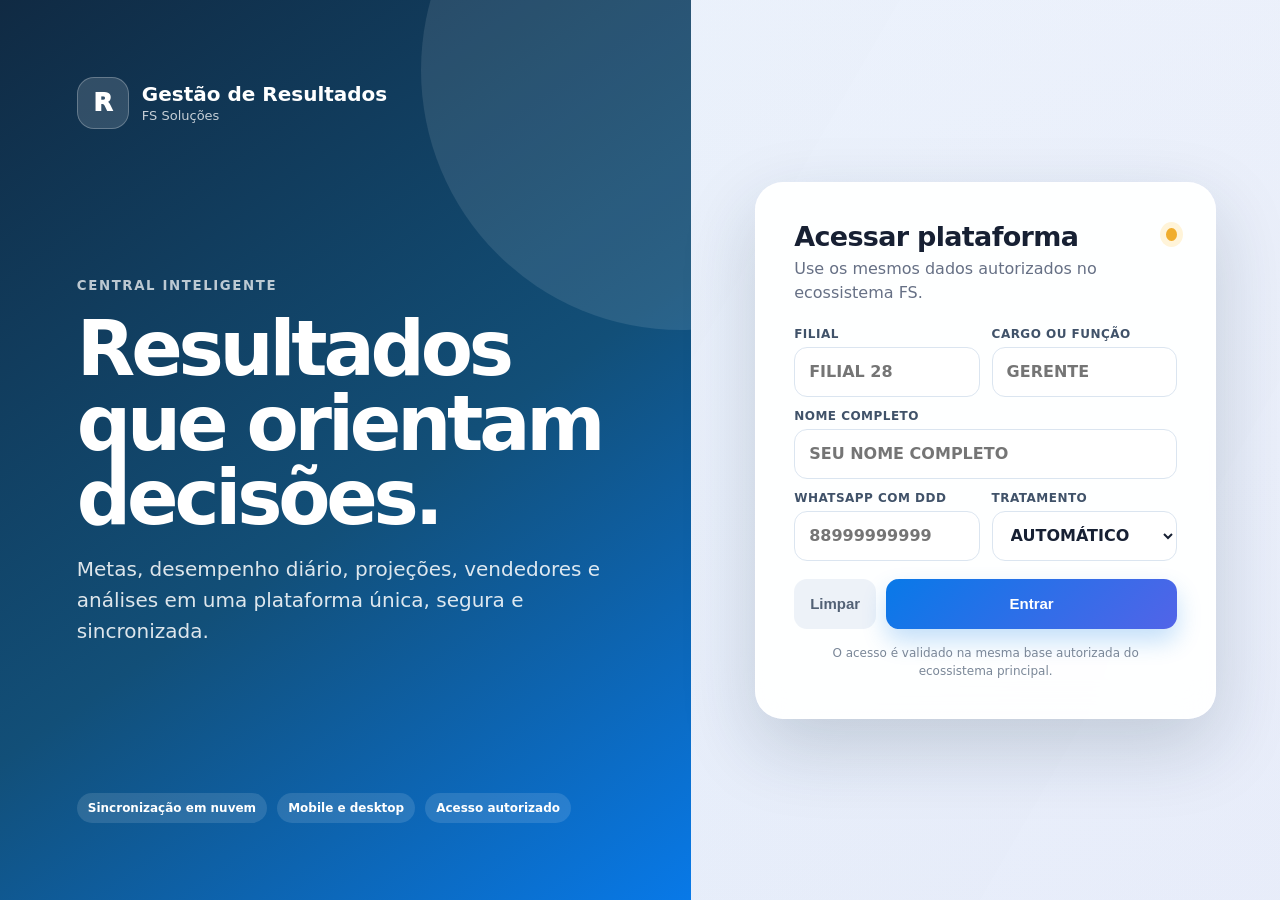
<file: index.html>
<!doctype html>
<html lang="pt-BR" class="auth-lock">
<head>
  <meta charset="utf-8">
  <meta name="viewport" content="width=device-width,initial-scale=1,viewport-fit=cover">
  <meta name="theme-color" content="#0879e8">
<link rel="apple-touch-icon" href="./icon-192.png">
  <meta name="apple-mobile-web-app-capable" content="yes">
  <meta name="mobile-web-app-capable" content="yes">
  <meta name="apple-mobile-web-app-status-bar-style" content="default">
  <meta name="apple-mobile-web-app-title" content="Resultados">
  <link rel="manifest" href="./manifest.webmanifest?v=181">
  <link rel="icon" href="./icon-192.png" type="image/png">
  <title>Gestão de Resultados</title>
  <style>
    :root{--blue:#0879e8;--blue2:#5264e8;--navy:#102a43;--ink:#172033;--muted:#667085;--line:#dbe5f0;--danger:#b42335;--ok:#087a4b}
    *{box-sizing:border-box}html,body{min-height:100%;margin:0}body{font-family:Inter,ui-sans-serif,system-ui,-apple-system,"Segoe UI",sans-serif;color:var(--ink);background:radial-gradient(circle at 12% 0,#d9efff 0,transparent 34%),linear-gradient(160deg,#f6f9fd,#edf3fb)}
    body:before{content:"";position:fixed;inset:0;pointer-events:none;background:linear-gradient(120deg,rgba(8,121,232,.05),rgba(114,87,217,.04))}
    .shell{position:relative;min-height:100dvh;display:grid;grid-template-columns:minmax(0,1.08fr) minmax(420px,.92fr);align-items:stretch}
    .intro{padding:clamp(28px,6vw,82px);display:flex;flex-direction:column;justify-content:space-between;min-height:100dvh;color:#fff;background:linear-gradient(145deg,#102a43 0,#124f78 55%,#0879e8 100%);overflow:hidden;position:relative}
    .intro:after{content:"";position:absolute;width:520px;height:520px;border-radius:50%;right:-250px;top:-190px;background:rgba(255,255,255,.1)}
    .brand{position:relative;z-index:1;display:flex;align-items:center;gap:13px}.brand-mark{width:52px;height:52px;border-radius:17px;display:grid;place-items:center;background:rgba(255,255,255,.14);border:1px solid rgba(255,255,255,.25);font-size:25px;font-weight:950}.brand strong{display:block;font-size:20px}.brand span{display:block;margin-top:2px;font-size:13px;opacity:.76}
    .intro-copy{position:relative;z-index:1;max-width:700px}.intro-copy small{font-weight:900;letter-spacing:.12em;text-transform:uppercase;opacity:.72}.intro-copy h1{font-size:clamp(42px,6vw,76px);line-height:.98;letter-spacing:-.055em;margin:18px 0}.intro-copy p{max-width:620px;font-size:clamp(16px,2vw,20px);line-height:1.55;opacity:.86;margin:0}.trust{position:relative;z-index:1;display:flex;gap:10px;flex-wrap:wrap}.trust span{padding:8px 11px;border-radius:999px;background:rgba(255,255,255,.12);font-size:12px;font-weight:800}
    .access{padding:clamp(20px,5vw,64px);display:grid;place-items:center}.card{width:min(100%,520px);background:rgba(255,255,255,.95);border:1px solid rgba(255,255,255,.72);border-radius:28px;box-shadow:0 28px 75px rgba(15,42,67,.18);padding:clamp(22px,4vw,38px);backdrop-filter:blur(16px)}
    .card-head{display:flex;justify-content:space-between;gap:16px;align-items:flex-start;margin-bottom:22px}.card h2{margin:0 0 5px;font-size:27px;letter-spacing:-.025em}.card p{margin:0;color:var(--muted);line-height:1.5}.status-dot{width:13px;height:13px;border-radius:50%;background:#f0ad2d;box-shadow:0 0 0 6px #fff4d9;margin-top:7px}.status-dot.ok{background:#1aa66a;box-shadow:0 0 0 6px #e4f8ee}.grid{display:grid;grid-template-columns:1fr 1fr;gap:12px}.field{display:block}.field.wide{grid-column:1/-1}.field span{display:block;font-size:12px;font-weight:900;color:#405269;text-transform:uppercase;letter-spacing:.04em;margin:0 0 6px}.field input,.field select{width:100%;min-height:50px;padding:12px 14px;border:1px solid var(--line);border-radius:13px;background:#fff;color:var(--ink);outline:0;font:inherit;font-weight:750;text-transform:uppercase}.field input:focus,.field select:focus{border-color:var(--blue);box-shadow:0 0 0 4px rgba(8,121,232,.12)}
    .message{display:none;margin:14px 0 0;padding:12px 13px;border-radius:12px;font-size:13px;font-weight:750;line-height:1.45}.message.show{display:block}.message.info{background:#edf6ff;color:#21527c}.message.error{background:#fff0f2;color:var(--danger)}.message.ok{background:#eaf8f1;color:var(--ok)}
    .actions{display:flex;gap:10px;margin-top:18px}.actions button{min-height:50px;border:0;border-radius:13px;padding:12px 16px;font-weight:900;font-size:15px;cursor:pointer}.primary{flex:1;color:#fff;background:linear-gradient(135deg,var(--blue),var(--blue2));box-shadow:0 12px 25px rgba(8,121,232,.24)}.secondary{background:#edf2f8;color:#526175}.actions button:disabled{opacity:.62;cursor:wait}.privacy{margin-top:15px;text-align:center;color:#7a8798;font-size:12px;line-height:1.5}
    .loading{display:none;align-items:center;gap:10px;padding:12px 0;color:#405269;font-weight:800}.loading.show{display:flex}.spinner{width:19px;height:19px;border:3px solid #dbe8f5;border-top-color:var(--blue);border-radius:50%;animation:spin .8s linear infinite}@keyframes spin{to{transform:rotate(360deg)}}
    @media(max-width:900px){.shell{display:block}.intro{min-height:auto;padding:calc(22px + env(safe-area-inset-top)) 20px 30px}.intro-copy{margin:70px 0 35px}.intro-copy h1{font-size:46px}.access{padding:18px 12px calc(24px + env(safe-area-inset-bottom));margin-top:-15px}.card{border-radius:24px}.trust{display:none}}
    @media(max-width:560px){.intro-copy{margin:48px 0 18px}.intro-copy h1{font-size:39px;margin:12px 0}.intro-copy p{font-size:15px}.grid{grid-template-columns:1fr}.field.wide{grid-column:auto}.card-head{margin-bottom:17px}.card{padding:20px 16px}.actions{position:sticky;bottom:0;background:linear-gradient(transparent,#fff 22%);padding-top:15px}.secondary{padding-inline:13px}}
  </style>
</head>
<body>
  <main class="shell">
    <section class="intro" aria-label="Gestão de Resultados">
      <div class="brand"><div class="brand-mark">R</div><div><strong>Gestão de Resultados</strong><span>FS Soluções</span></div></div>
      <div class="intro-copy"><small>Central inteligente</small><h1>Resultados que orientam decisões.</h1><p>Metas, desempenho diário, projeções, vendedores e análises em uma plataforma única, segura e sincronizada.</p></div>
      <div class="trust"><span>Sincronização em nuvem</span><span>Mobile e desktop</span><span>Acesso autorizado</span></div>
    </section>
    <section class="access">
      <form class="card" id="accessForm" novalidate>
        <div class="card-head"><div><h2>Acessar plataforma</h2><p>Use os mesmos dados autorizados no ecossistema FS.</p></div><span class="status-dot" id="statusDot" aria-hidden="true"></span></div>
        <div class="loading" id="loading"><span class="spinner"></span><span>Validando seu acesso…</span></div>
        <div class="grid" id="formGrid">
          <label class="field"><span>Filial</span><input id="filial" autocomplete="organization" placeholder="FILIAL 28" required></label>
          <label class="field"><span>Cargo ou função</span><input id="cargo" autocomplete="organization-title" placeholder="GERENTE" required></label>
          <label class="field wide"><span>Nome completo</span><input id="nome" autocomplete="name" placeholder="SEU NOME COMPLETO" required></label>
          <label class="field"><span>WhatsApp com DDD</span><input id="whatsapp" inputmode="numeric" autocomplete="tel" placeholder="88999999999" required></label>
          <label class="field"><span>Tratamento</span><select id="genero"><option value="AUTOMATICO">Automático</option><option value="MASCULINO">Masculino</option><option value="FEMININO">Feminino</option></select></label>
        </div>
        <div class="message" id="message" role="status" aria-live="polite"></div>
        <div class="actions"><button class="secondary" type="button" id="clearBtn">Limpar</button><button class="primary" type="submit" id="enterBtn">Entrar</button></div>
        <div class="privacy">O acesso é validado na mesma base autorizada do ecossistema principal.</div>
      </form>
    </section>
  </main>
  <script src="./auth.js?v=1"></script>
  <script src="./pwa-update.js?v=142"></script>
</body>
</html>
</file>
<file: mobile-polish-v11.css>
/* Refinamento visual v1.1. Somente apresentação; não altera dados ou cálculos. */
.topbar{isolation:isolate}
.context{grid-template-columns:1.2fr .8fr}
.cloud-state{position:relative;display:inline-flex;align-items:center;justify-content:center;flex:0 0 auto;width:38px;height:38px;padding:0!important;border:1px solid rgba(255,255,255,.28);border-radius:13px;background:rgba(255,255,255,.14)!important;color:#fff!important;font-size:0!important;box-shadow:none;cursor:default}
.cloud-state::before{content:"☁";font-size:20px;line-height:1;color:#fff}.cloud-state::after{content:"";position:absolute;right:2px;bottom:2px;width:9px;height:9px;border:2px solid #fff;border-radius:50%;background:#20c77a;box-shadow:0 1px 4px rgba(0,0,0,.22)}
.cloud-state[data-cloud-tone="busy"]::after{background:#f3b52f;animation:cloudPulse 1s ease-in-out infinite}.cloud-state[data-cloud-tone="error"]::after{background:#f14f62}@keyframes cloudPulse{50%{transform:scale(.72);opacity:.65}}
.profile-sheet-backdrop{position:fixed;inset:0;z-index:90;display:grid;align-items:end;background:rgba(10,25,45,.38);backdrop-filter:blur(5px);padding:14px}.profile-sheet-backdrop[hidden]{display:none}.profile-sheet{width:min(100%,430px);margin:0 auto;padding:18px;border-radius:24px;background:rgba(255,255,255,.98);box-shadow:0 24px 70px rgba(10,25,45,.28);color:var(--ink)}
.profile-sheet-head{display:flex;gap:13px;align-items:center;margin-bottom:16px}.profile-sheet-head img,.profile-sheet-avatar{width:58px;height:58px;border-radius:18px;object-fit:cover;background:linear-gradient(135deg,#1688ef,#7257d9);color:#fff;display:grid;place-items:center;font-size:23px;font-weight:950}.profile-sheet-copy{min-width:0;flex:1}.profile-sheet-copy strong,.profile-sheet-copy span{display:block;overflow:hidden;text-overflow:ellipsis;white-space:nowrap}.profile-sheet-copy span{margin-top:3px;color:var(--muted);font-size:12px}.profile-sheet-close{width:36px;height:36px;border:0;border-radius:50%;background:#eef2f7;color:#46556a;font-size:20px}.profile-sheet-actions{display:grid;gap:9px}.profile-sheet-actions button,.profile-photo-label{display:flex;align-items:center;justify-content:center;min-height:46px;border:0;border-radius:14px;background:#edf5ff;color:#2356a3;font-weight:900;text-align:center}.profile-sheet-actions .remove-photo{background:#f3f5f8;color:#526175}.profile-sheet-actions .logout-action{background:#fff0f2;color:#b42335}.profile-photo-input{position:absolute;width:1px;height:1px;opacity:0;pointer-events:none}
@media(max-width:760px){
 .app{padding:8px 8px calc(74px + env(safe-area-inset-bottom))}.topbar{top:max(4px,env(safe-area-inset-top));gap:7px;padding:7px 8px;border-radius:18px;box-shadow:0 10px 25px rgba(8,85,170,.22)}.topbar .back{width:38px;height:38px;border-radius:12px;font-size:20px}.topbar .brand h1{font-size:15px;letter-spacing:-.015em}.portal-user{width:38px!important;height:38px!important;max-width:38px!important;border-radius:12px!important;padding:3px!important}.portal-avatar{width:30px!important;height:30px!important;flex-basis:30px!important;border-radius:10px!important;overflow:hidden}.portal-avatar img{width:100%;height:100%;object-fit:cover}.cloud-state{width:36px;height:36px;border-radius:12px}.top-actions{gap:5px}.top-actions button{min-width:36px;min-height:36px;padding:7px!important;border-radius:11px!important}.top-actions #exportBtn{display:none}.top-actions #printBtn{font-size:0}.top-actions #printBtn::before{content:"⎙";font-size:18px}
 .context{grid-template-columns:1fr 1fr;gap:8px;margin:10px 0 7px}.context .field{padding:9px 11px;border-radius:15px}.context .field label{font-size:9px;margin-bottom:4px}.context .field select{font-size:14px}.scope-hint{font-size:9px;line-height:1.3}.tabs{position:sticky;top:61px;z-index:20;gap:4px;margin:0 -2px 7px;padding:5px 2px 8px;background:linear-gradient(180deg,rgba(243,247,252,.98) 78%,rgba(243,247,252,0));scroll-snap-type:x proximity}.tab{scroll-snap-align:start;padding:9px 11px;border-radius:13px;font-size:11px}.tab::before{margin-right:5px}.tab[data-view="overview"]::before{content:"⌂"}.tab[data-view="daily"]::before{content:"✎"}.tab[data-view="weekly"]::before{content:"▥"}.tab[data-view="sellers"]::before{content:"♙"}.tab[data-view="settings"]::before{content:"⚙"}.tab[data-view="goalsHistory"]::before{content:"◎"}.tab[data-view="compiled"]::before{content:"▦"}
 .hero{gap:8px}.hero-main,.panel{padding:14px;border-radius:19px}.hero-main{min-height:auto}.hero-value{font-size:34px;margin:7px 0}.projection{padding:14px}.projection-value{font-size:28px}.kpis{gap:8px;margin:9px 0}.kpi{padding:12px;border-radius:16px;box-shadow:0 6px 17px rgba(15,42,67,.07)}.kpi .label{font-size:10px}.kpi .value{font-size:20px;margin-top:5px}.kpi .sub{font-size:10px;line-height:1.35}.overview-detail-layout,.section-grid{gap:8px;margin:9px 0}.monthly-gap-panel,.ecommerce-panel,.goal{padding:13px;border-radius:18px}.monthly-gap-grid{gap:7px}.monthly-gap-metric{padding:9px 6px}.commerce-snapshot{margin:9px 0}.commerce-mini{padding:8px 6px}.goal-grid{gap:8px}.goal{box-shadow:0 6px 17px rgba(15,42,67,.06)}
 .daily-goal-planner{margin-bottom:9px;padding:11px}.daily-goal-head{margin-bottom:8px}.daily-goal-head p{font-size:10px}.daily-goal-summary{gap:7px;margin-top:8px}.daily-goal-metric{padding:9px}.daily-goal-team{margin-top:7px;padding:8px 10px}.daily-cards{gap:8px}.day-card:not(.is-open) .day-card-head{min-height:56px}.day-card-head{padding:10px 11px}.day-card select{min-height:40px}.day-card-content{padding:0 11px 11px}.week{padding:13px;border-radius:17px}.weekly-grid{gap:9px}.week-metrics,.week-analysis{gap:7px;margin-top:8px}.metric{padding:9px;border-radius:11px;min-height:0!important}.metric span{font-size:9px}.metric strong{font-size:14px}.week-chart-panel{padding:11px;margin-top:9px}.week-goals{gap:7px;margin-top:8px}.week-goal{padding:10px}.hint{font-size:10.5px}.section-title{margin-bottom:9px}.section-title h2{font-size:18px}.footer-note{margin-top:16px}
}
@media(max-width:390px){.topbar{gap:5px}.topbar .brand h1{font-size:14px}.cloud-state{width:34px}.portal-user{width:34px!important;max-width:34px!important}.top-actions button{min-width:34px}.context{grid-template-columns:1fr 1fr}.context .scope-hint{display:none}}
@media print{.cloud-state,.profile-sheet-backdrop{display:none!important}}

/* v1.4 — setas, grades e leitura rápida */
.day-card-chevron,.week-status-toggle .chevron,.seller-accordion-chevron{font-size:0!important}
.day-card-chevron::before,.week-status-toggle .chevron::before,.seller-accordion-chevron::before{content:"";display:block;width:8px;height:8px;border-right:2px solid currentColor;border-bottom:2px solid currentColor;transform:rotate(45deg) translate(-1px,-1px);transform-origin:center}
.day-card.is-open .day-card-chevron::before,.week-status-toggle[aria-expanded="true"] .chevron::before,.seller-row.is-open .seller-accordion-chevron::before{transform:rotate(225deg) translate(-1px,-1px)}
.day-card.is-open .day-card-chevron,.week-status-toggle[aria-expanded="true"] .chevron,.seller-row.is-open .seller-accordion-chevron{transform:none!important}
.monthly-gap-panel .section-title .pill{display:inline-flex;align-items:center;justify-content:center;min-width:66px;white-space:nowrap;line-height:1;padding:8px 11px}
.quick-dashboard{display:grid;gap:10px}.quick-dashboard-head{display:flex;align-items:center;justify-content:space-between;gap:9px}.quick-dashboard-head h3{margin:0;font-size:15px}.quick-share{border:0;border-radius:11px;padding:8px 10px;background:#eaf2ff;color:#2754a2;font-weight:900;font-size:11px}.quick-group{padding:12px;border:1px solid #dce5ef;border-radius:15px;background:#f8faff}.quick-group.services{background:#f8f5ff;border-color:#e3dcf6}.quick-group-title{display:flex;align-items:center;gap:7px;margin-bottom:9px;font-size:12px;font-weight:950}.quick-group-title::before{content:"";width:9px;height:9px;border-radius:50%;background:#0879e8}.quick-group.services .quick-group-title::before{background:#7257d9}.quick-grid{display:grid;grid-template-columns:1fr 1fr;gap:7px}.quick-metric{padding:9px;border-radius:11px;background:#fff;min-width:0}.quick-metric span{display:block;color:var(--muted);font-size:8px;font-weight:900;text-transform:uppercase;line-height:1.25}.quick-metric strong{display:block;margin-top:4px;color:var(--navy);font-size:14px;overflow-wrap:anywhere}.quick-statuses{display:grid;grid-template-columns:1fr 1fr;gap:7px}.quick-status{padding:10px;border-radius:12px;background:#edf8f3;border:1px solid #c8ead9}.quick-status.attention{background:#fff5e2;border-color:#efd99f}.quick-status span{display:block;font-size:8px;color:var(--muted);font-weight:900;text-transform:uppercase}.quick-status strong{display:block;margin-top:4px;font-size:16px}.quick-status small{display:block;margin-top:3px;color:var(--muted);font-size:9px}.quick-alert{padding:9px 11px;border-radius:11px;background:#fff6e8;color:#7c5708;font-size:10px;line-height:1.45}
@media(max-width:760px){.week-metrics>.metric:last-child:nth-child(odd){grid-column:1/-1}.week-metrics>.metric:last-child:nth-child(odd) strong{font-size:16px}.monthly-gap-panel .section-title{align-items:center}.monthly-gap-panel .section-title>div{min-width:0}.monthly-gap-panel .section-title .pill{min-width:58px}.quick-dashboard{gap:8px}.quick-group{padding:10px}.quick-metric{padding:8px}.quick-share{padding:8px;font-size:10px}}

/* V145 — proteção visual da foto de perfil */
.portal-avatar,.profile-sheet-avatar{overflow:hidden!important}
.portal-avatar img,.profile-sheet-avatar img,.profile-sheet-head img{display:block!important;width:100%!important;height:100%!important;max-width:100%!important;max-height:100%!important;object-fit:cover!important;border-radius:inherit!important}
</file>
<file: access-admin-v1.css>
.access-admin{display:none}.access-admin.active{display:block}.admin-hero{display:flex;align-items:center;justify-content:space-between;gap:16px;padding:19px;border-radius:20px;background:linear-gradient(135deg,#102a43,#0879e8 62%,#7257d9);color:#fff;box-shadow:0 15px 34px rgba(16,42,67,.18)}.admin-hero h2{margin:0 0 5px}.admin-hero p{margin:0;color:rgba(255,255,255,.78);font-size:12px}.admin-sync{display:flex;align-items:center;gap:7px;padding:8px 11px;border-radius:999px;background:rgba(255,255,255,.14);font-size:11px;font-weight:900;white-space:nowrap}.admin-sync::before{content:"";width:8px;height:8px;border-radius:50%;background:#41dc95}.admin-sync.busy::before{background:#ffc84d}.admin-sync.error::before{background:#ff6d7c}
.admin-kpis{display:grid;grid-template-columns:repeat(4,minmax(0,1fr));gap:10px;margin:12px 0}.admin-kpi{padding:14px;border:1px solid var(--line);border-radius:16px;background:#fff}.admin-kpi span{display:block;color:var(--muted);font-size:10px;font-weight:900;text-transform:uppercase}.admin-kpi strong{display:block;margin-top:6px;font-size:25px;color:var(--navy)}
.admin-layout{display:grid;grid-template-columns:minmax(290px,.72fr) minmax(0,1.5fr);gap:12px}.admin-card{padding:16px;border:1px solid var(--line);border-radius:18px;background:#fff;box-shadow:0 7px 18px rgba(15,42,67,.05)}.admin-card h3{margin:0 0 4px}.admin-card>p{margin:0 0 13px;color:var(--muted);font-size:11px;line-height:1.45}.admin-form{display:grid;grid-template-columns:1fr 1fr;gap:9px}.admin-field{min-width:0}.admin-field.wide{grid-column:1/-1}.admin-field span{display:block;margin-bottom:4px;color:var(--muted);font-size:9px;font-weight:900;text-transform:uppercase}.admin-field input,.admin-field select{width:100%;min-height:43px;border:1px solid #d9e2ed;border-radius:11px;padding:9px 10px;background:#fff;color:var(--ink);font-weight:800}.admin-form-actions{display:grid;grid-template-columns:1fr auto;gap:8px;grid-column:1/-1;margin-top:3px}.admin-form-actions button{min-height:43px;border:0;border-radius:11px;padding:9px 12px;font-weight:900}.admin-save{background:linear-gradient(135deg,#0879e8,#5368e8);color:#fff}.admin-cancel{background:#edf1f6;color:#526175}.admin-note{margin-top:10px;padding:10px;border-radius:11px;background:#f2f7ff;color:#36536f;font-size:10px;line-height:1.5}
.admin-toolbar{display:flex;gap:8px;margin-bottom:10px}.admin-search{flex:1;min-width:0;border:1px solid #d9e2ed;border-radius:11px;padding:10px 12px}.admin-refresh{border:0;border-radius:11px;padding:9px 12px;background:#edf5ff;color:#2356a3;font-weight:900}.admin-users{display:grid;gap:8px;max-height:670px;overflow:auto;padding-right:2px}.admin-user{display:grid;grid-template-columns:minmax(0,1fr) auto;gap:10px;padding:12px;border:1px solid var(--line);border-radius:14px;background:#fbfcfe}.admin-user.blocked{background:#fff5f6;border-color:#f2c6cd}.admin-user-main{min-width:0}.admin-user-name{display:flex;align-items:center;gap:7px}.admin-user-name strong{overflow:hidden;text-overflow:ellipsis;white-space:nowrap}.admin-status{padding:3px 7px;border-radius:999px;background:#e7f8ef;color:#087a4b;font-size:8px;font-weight:950}.admin-status.blocked{background:#ffe6e9;color:#b42335}.admin-user-meta{margin-top:5px;color:var(--muted);font-size:10px;line-height:1.45}.admin-user-actions{display:flex;align-items:center;gap:5px}.admin-user-actions button{width:34px;height:34px;border:0;border-radius:10px;background:#edf4ff;color:#24579e;font-size:15px}.admin-user-actions .block{background:#fff4df;color:#8b5b00}.admin-user-actions .delete{background:#fff0f2;color:#b42335}.admin-empty{padding:34px 12px;text-align:center;color:var(--muted);border:1px dashed #ccd6e5;border-radius:14px}.admin-toast{position:fixed;z-index:120;left:50%;bottom:calc(22px + env(safe-area-inset-bottom));transform:translate(-50%,20px);max-width:min(92vw,470px);padding:11px 15px;border-radius:13px;background:#122b44;color:#fff;box-shadow:0 16px 45px rgba(15,42,67,.28);font-size:12px;font-weight:800;opacity:0;pointer-events:none;transition:.2s}.admin-toast.show{opacity:1;transform:translate(-50%,0)}.admin-toast.error{background:#a5293d}
@media(max-width:900px){.admin-layout{grid-template-columns:1fr}.admin-kpis{grid-template-columns:1fr 1fr}.admin-users{max-height:none}}
@media(max-width:600px){.admin-hero{padding:14px;border-radius:18px}.admin-hero h2{font-size:19px}.admin-hero p{font-size:10px}.admin-sync{font-size:0;width:36px;height:36px;padding:0;justify-content:center}.admin-sync::before{width:10px;height:10px}.admin-kpis{gap:7px;margin:8px 0}.admin-kpi{padding:11px}.admin-kpi strong{font-size:21px}.admin-layout{gap:8px}.admin-card{padding:13px;border-radius:16px}.admin-form{gap:7px}.admin-user{padding:10px}.admin-user-actions{gap:3px}.admin-user-actions button{width:32px;height:32px}.admin-toolbar{position:sticky;top:112px;z-index:4;padding:5px 0;background:var(--bg)}}
</file>
